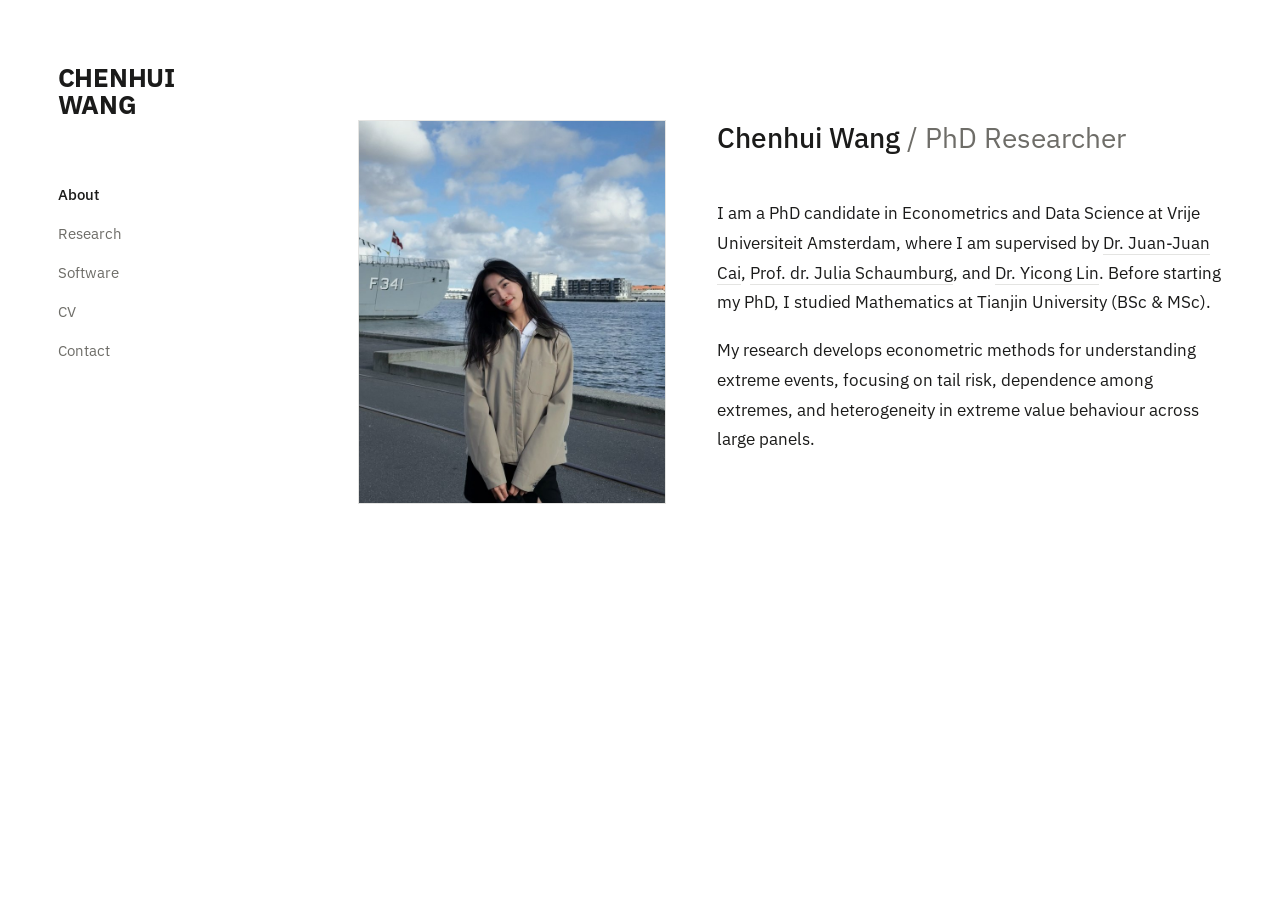
<file: index.html>
<!DOCTYPE html>
<html lang="en">
<head>
<meta charset="UTF-8">
<meta name="viewport" content="width=device-width, initial-scale=1">
<title>Chenhui Wang</title>
<meta name="description" content="Chenhui Wang — PhD candidate in Econometrics and Data Science, Vrije Universiteit Amsterdam.">
<link rel="stylesheet" href="style.css">
</head>
<body>
<div class="sidebar">
  <div>
    <div class="logo"><a href="index.html"><span>Chenhui</span><span>Wang</span></a></div>
    <nav class="primary">
      <a href="index.html" class="active">About</a>
      <a href="research.html">Research</a>
      <a href="software.html">Software</a>
      <a href="cv.html">CV</a>
      <a href="contact.html">Contact</a>
    </nav>
  </div>
  </div>
<div class="content">
  <div class="pad about-pad">
    <section class="about-grid">
      <img class="about-photo" src="photo.jpg" alt="Chenhui Wang">
      <div class="about-text">
        <h1 class="about-title">Chenhui Wang <span class="role">/ PhD Researcher</span></h1>
        <p>I am a PhD candidate in Econometrics and Data Science at Vrije Universiteit Amsterdam, where I am supervised by
    <a href="https://juanjuancai.com/" class="underline-link">Dr. Juan-Juan Cai</a>,
          <a href="https://juliaschaumburg.com/" class="underline-link">Prof. dr. Julia Schaumburg</a>, and
    <a href="https://yiconglin.com/" class="underline-link">Dr. Yicong Lin</a>. Before starting my PhD, I studied Mathematics at Tianjin University (BSc &amp; MSc).</p>
        <p>My research develops econometric methods for understanding extreme events, focusing on tail risk, dependence among extremes, and heterogeneity in extreme value behaviour across large panels.</p>
      </div>
    </section>
  </div>
</div>
</body>
</html>
</file>
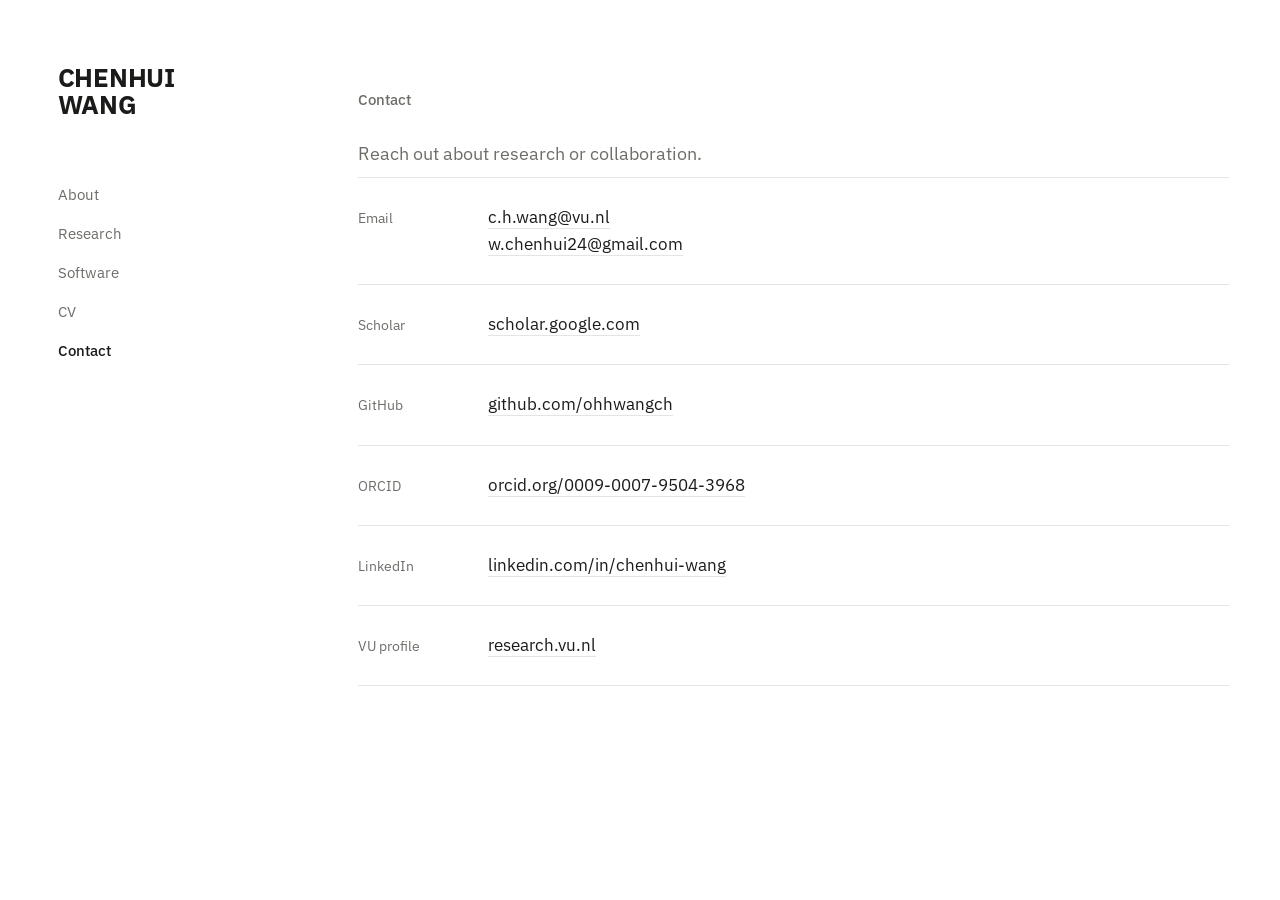
<file: contact.html>
<!DOCTYPE html>
<html lang="en">
<head>
<meta charset="UTF-8">
<meta name="viewport" content="width=device-width, initial-scale=1">
<title>Contact — Chenhui Wang</title>
<meta name="description" content="Contact Chenhui Wang.">
<link rel="stylesheet" href="style.css">
</head>
<body>
<div class="sidebar">
  <div>
    <div class="logo"><a href="index.html"><span>Chenhui</span><span>Wang</span></a></div>
    <nav class="primary">
      <a href="index.html">About</a>
      <a href="research.html">Research</a>
      <a href="software.html">Software</a>
      <a href="cv.html">CV</a>
      <a href="contact.html" class="active">Contact</a>
    </nav>
  </div>
  </div>
<div class="content">
  <div class="pad">
    <section>
      <h2>Contact</h2>
      <p class="lede">Reach out about research or collaboration.</p>
    </section>
    <div class="entry-list contact-list">
      <div class="entry"><div class="year">Email</div><div class="body"><a href="mailto:c.h.wang@vu.nl" class="underline-link">c.h.wang@vu.nl</a><br><a href="mailto:w.chenhui24@gmail.com" class="underline-link">w.chenhui24@gmail.com</a></div></div>
      <div class="entry"><div class="year">Scholar</div><div class="body"><a href="https://scholar.google.com/citations?hl=en&user=By0OCFIAAAAJ" class="underline-link">scholar.google.com</a></div></div>
      <div class="entry"><div class="year">GitHub</div><div class="body"><a href="https://github.com/ohhwangch" class="underline-link">github.com/ohhwangch</a></div></div>
      <div class="entry"><div class="year">ORCID</div><div class="body"><a href="https://orcid.org/0009-0007-9504-3968" class="underline-link">orcid.org/0009-0007-9504-3968</a></div></div>
      <div class="entry"><div class="year">LinkedIn</div><div class="body"><a href="https://nl.linkedin.com/in/chenhui-wang-8430b82a0" class="underline-link">linkedin.com/in/chenhui-wang</a></div></div>
      <div class="entry"><div class="year">VU profile</div><div class="body"><a href="https://research.vu.nl/en/persons/chenhui-wang/" class="underline-link">research.vu.nl</a></div></div>
    </div>
  </div>
</div>
</body>
</html>
</file>
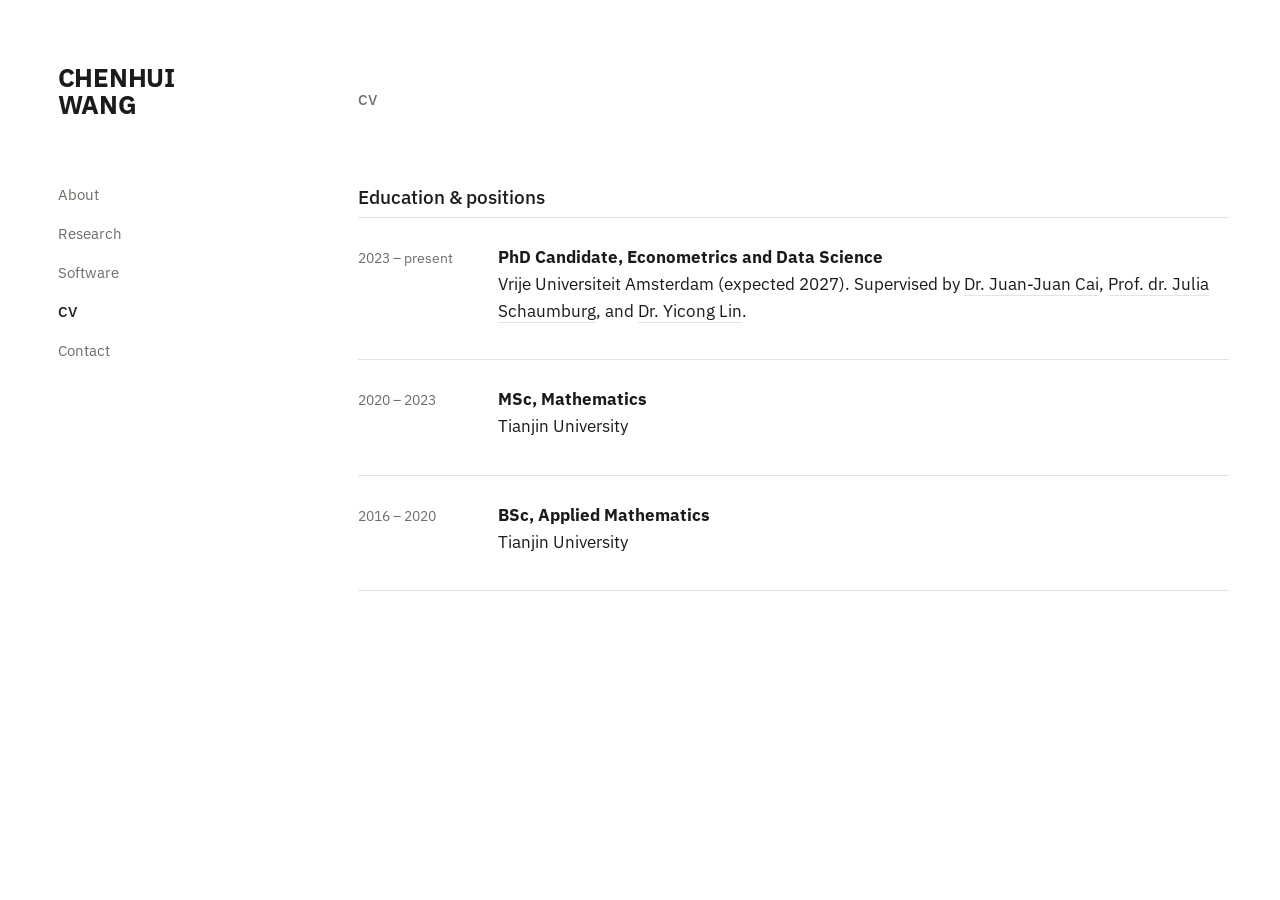
<file: cv.html>
<!DOCTYPE html>
<html lang="en">
<head>
<meta charset="UTF-8">
<meta name="viewport" content="width=device-width, initial-scale=1">
<title>CV — Chenhui Wang</title>
<meta name="description" content="CV of Chenhui Wang — PhD candidate in Econometrics and Data Science, VU Amsterdam.">
<link rel="stylesheet" href="style.css">
</head>
<body>
<div class="sidebar">
  <div>
    <div class="logo"><a href="index.html"><span>Chenhui</span><span>Wang</span></a></div>
    <nav class="primary">
      <a href="index.html">About</a>
      <a href="research.html">Research</a>
      <a href="software.html">Software</a>
      <a href="cv.html" class="active">CV</a>
      <a href="contact.html">Contact</a>
    </nav>
  </div>
  </div>
<div class="content">
  <div class="pad">
    <section>
      <h2>CV</h2>
    </section>
    <section>
      <h3>Education &amp; positions</h3>
      <div class="entry-list cv-list">
        <div class="entry">
          <div class="year">2023 – present</div>
          <div class="body">
            <p><strong>PhD Candidate, Econometrics and Data Science</strong><br>Vrije Universiteit Amsterdam (expected 2027). Supervised by <a href="https://juanjuancai.com/" class="underline-link">Dr. Juan-Juan Cai</a>,
          <a href="https://juliaschaumburg.com/" class="underline-link">Prof. dr. Julia Schaumburg</a>, and
    <a href="https://yiconglin.com/" class="underline-link">Dr. Yicong Lin</a>.</p>
          </div>
        </div>
        <div class="entry">
          <div class="year">2020 – 2023</div>
          <div class="body">
            <p><strong>MSc, Mathematics</strong><br>Tianjin University</p>
          </div>
        </div>
        <div class="entry">
          <div class="year">2016 – 2020</div>
          <div class="body">
            <p><strong>BSc, Applied Mathematics</strong><br>Tianjin University</p>
          </div>
        </div>
      </div>
    </section>
  </div>
</div>
</body>
</html>
</file>
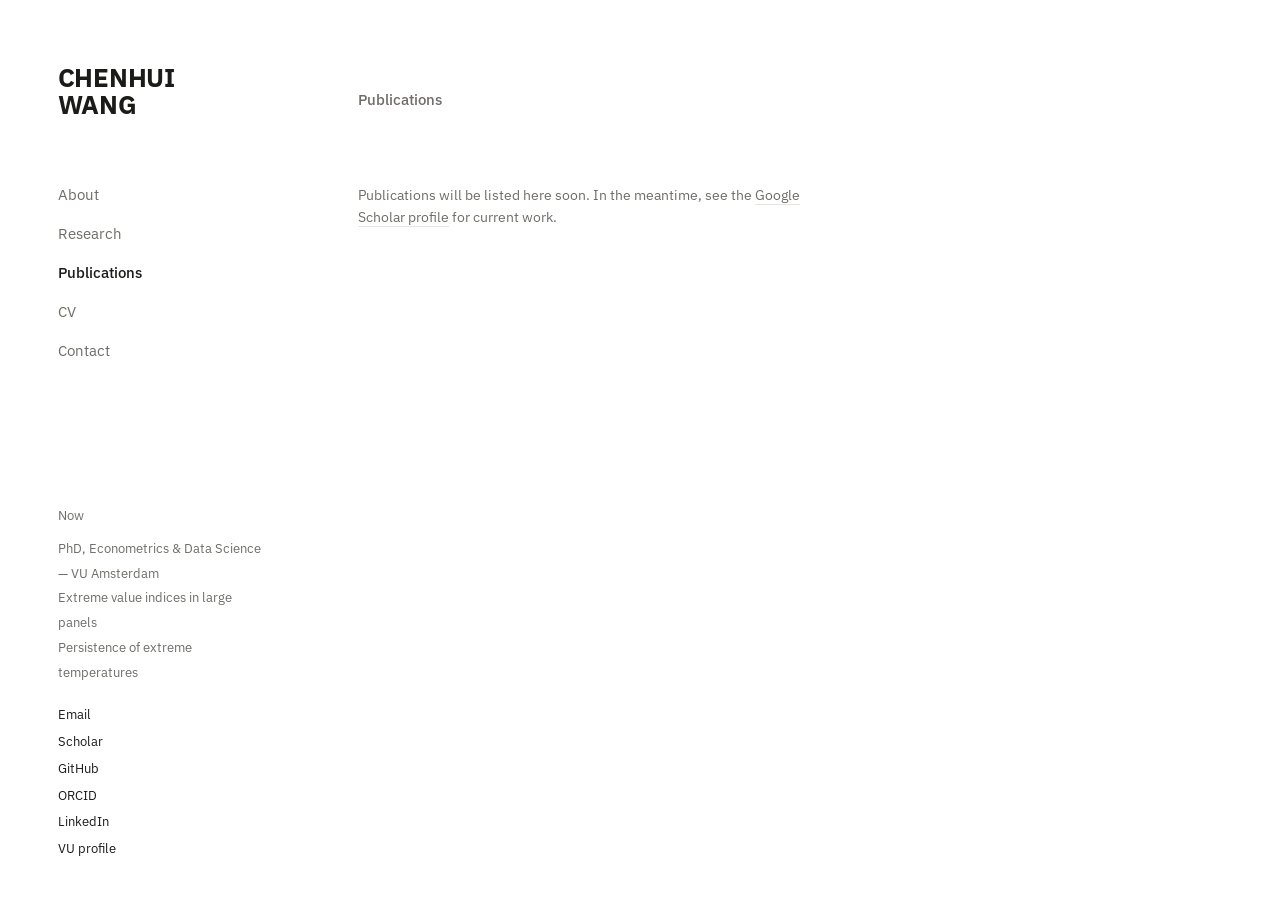
<file: publications.html>
<!DOCTYPE html>
<html lang="en">
<head>
<meta charset="UTF-8">
<meta name="viewport" content="width=device-width, initial-scale=1">
<title>Publications — Chenhui Wang</title>
<meta name="description" content="Publications by Chenhui Wang.">
<link rel="stylesheet" href="style.css">
</head>
<body>
<div class="sidebar">
  <div>
    <div class="logo"><a href="index.html"><span>Chenhui</span><span>Wang</span></a></div>
    <nav class="primary">
      <a href="index.html">About</a>
      <a href="research.html">Research</a>
      <a href="publications.html" class="active">Publications</a>
      <a href="cv.html">CV</a>
      <a href="contact.html">Contact</a>
    </nav>
  </div>
  <div class="sidebar-foot">
    <div class="label">Now</div>
    <ul>
      <li>PhD, Econometrics &amp; Data Science — VU Amsterdam</li>
      <li>Extreme value indices in large panels</li>
      <li>Persistence of extreme temperatures</li>
    </ul>
    <div class="contact-links">
      <a href="mailto:c.h.wang@vu.nl">Email</a>
      <a href="https://scholar.google.com/citations?hl=en&user=By0OCFIAAAAJ">Scholar</a>
      <a href="https://github.com/ohhwangch">GitHub</a>
      <a href="https://orcid.org/0009-0007-9504-3968">ORCID</a>
      <a href="https://nl.linkedin.com/in/chenhui-wang-8430b82a0">LinkedIn</a>
      <a href="https://research.vu.nl/en/persons/chenhui-wang/">VU profile</a>
    </div>
  </div>
</div>
<div class="content">
  <div class="pad">
    <section>
      <h2>Publications</h2>
    </section>
    <section>
      <p class="meta">Publications will be listed here soon. In the meantime, see the <a href="https://scholar.google.com/citations?hl=en&user=By0OCFIAAAAJ" class="underline-link">Google Scholar profile</a> for current work.</p>
    </section>
  </div>
</div>
</body>
</html>
</file>
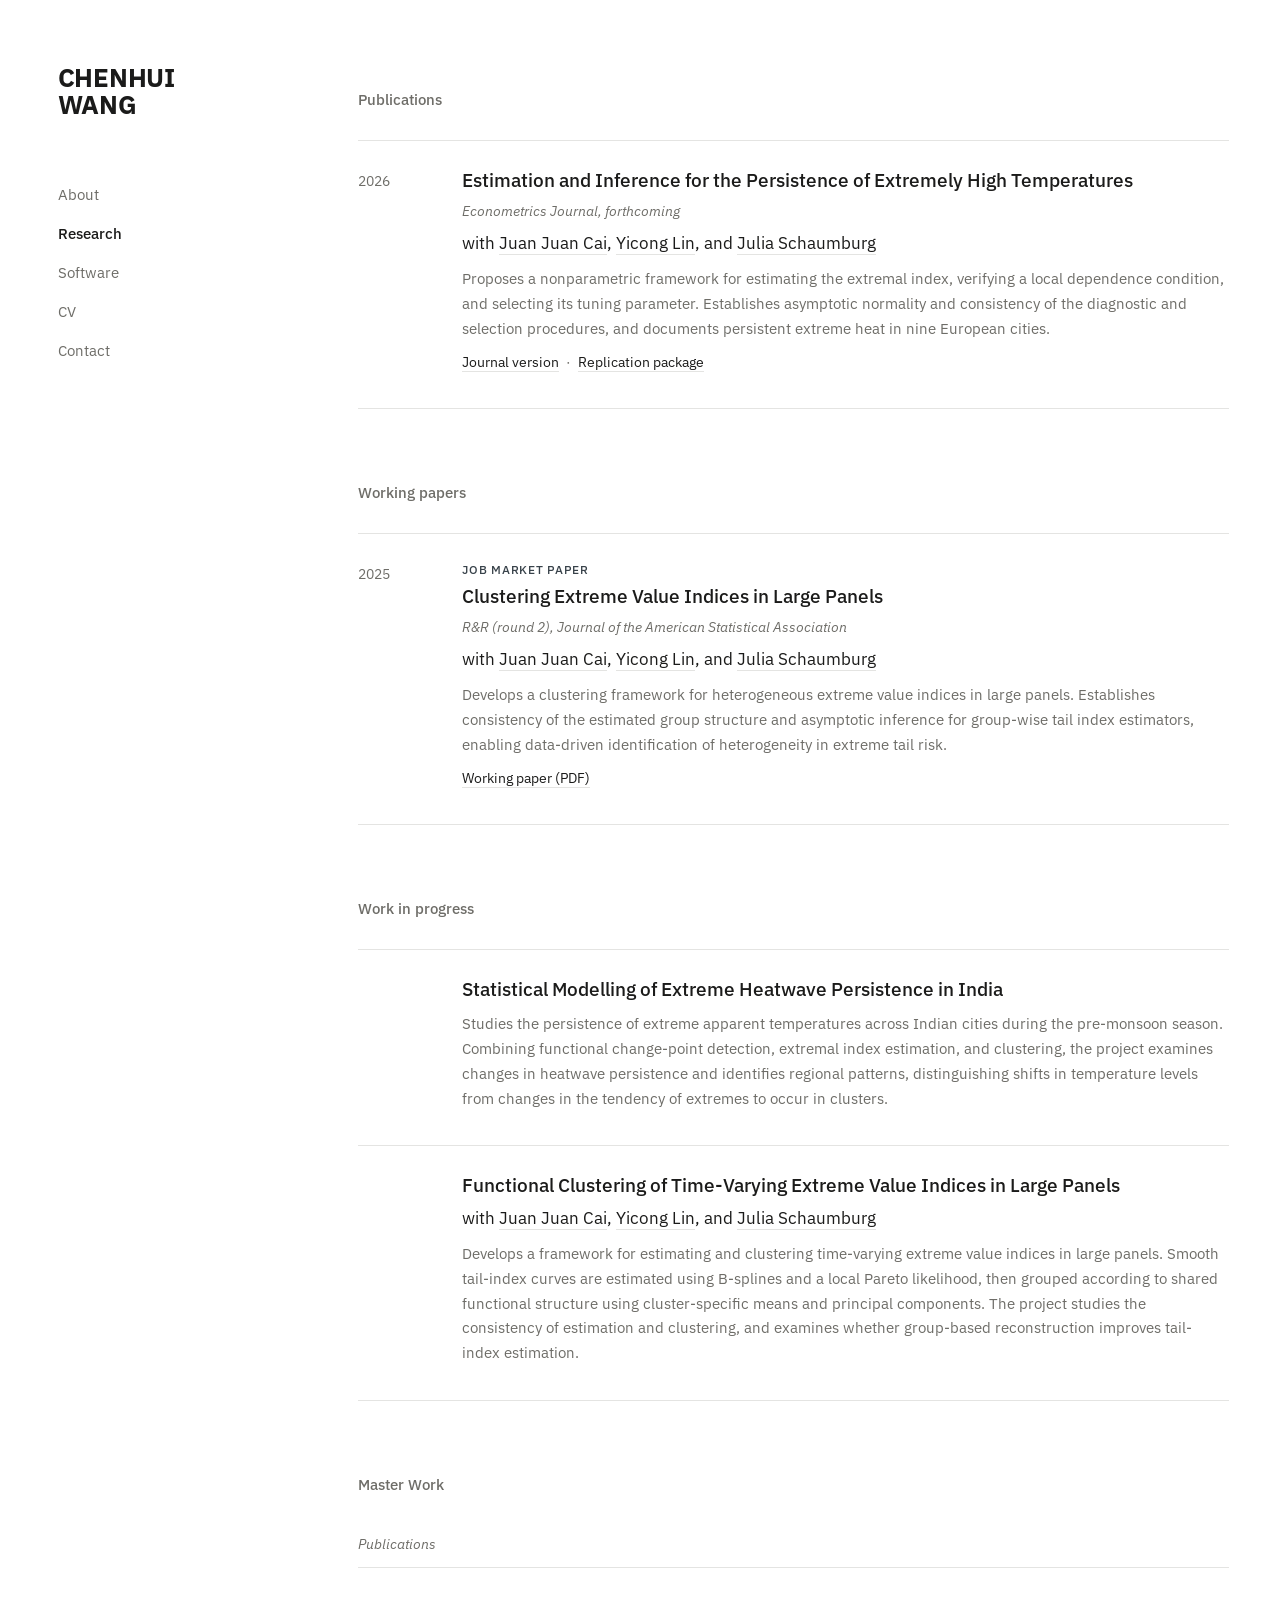
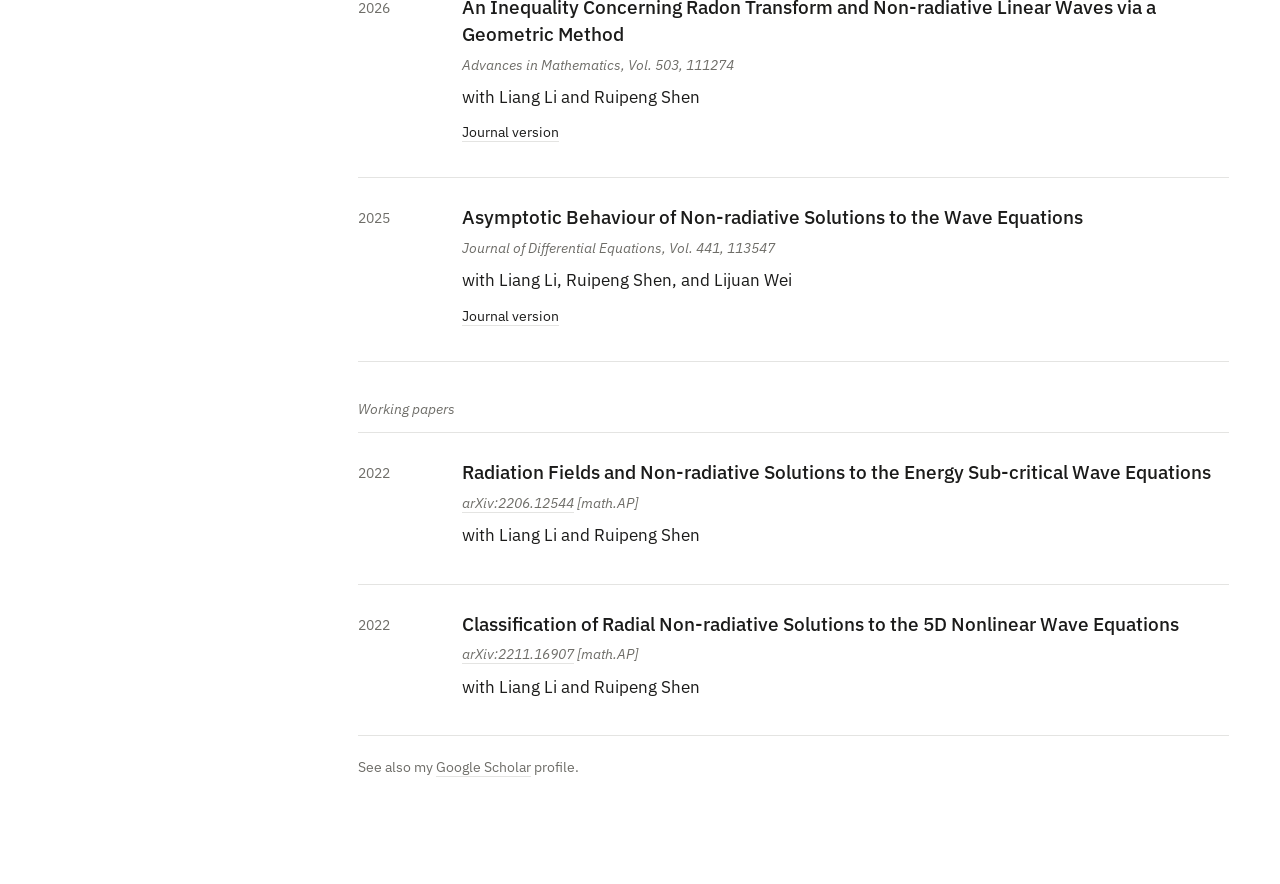
<file: research.html>
<!DOCTYPE html>
<html lang="en">
<head>
<meta charset="UTF-8">
<meta name="viewport" content="width=device-width, initial-scale=1">
<title>Research — Chenhui Wang</title>
<meta name="description" content="Research by Chenhui Wang on extreme value theory, tail risk, and heterogeneity in extremes.">
<link rel="stylesheet" href="style.css">
</head>
<body>
<div class="sidebar">
  <div>
    <div class="logo"><a href="index.html"><span>Chenhui</span><span>Wang</span></a></div>
    <nav class="primary">
      <a href="index.html">About</a>
      <a href="research.html" class="active">Research</a>
      <a href="software.html">Software</a>
      <a href="cv.html">CV</a>
      <a href="contact.html">Contact</a>
    </nav>
  </div>
  </div>
<div class="content">
  <div class="pad">

    <section>
      <h2>Publications</h2>
      <div class="entry-list">
        <div class="entry">
          <div class="year">2026</div>
          <div class="body">
            <h3>Estimation and Inference for the Persistence of Extremely High Temperatures</h3>
            <p class="venue">Econometrics Journal, forthcoming</p>
            <p>with <a href="https://juanjuancai.com/" class="underline-link">Juan Juan Cai</a>, <a href="https://yiconglin.com/" class="underline-link">Yicong Lin</a>, and <a href="https://juliaschaumburg.com/" class="underline-link">Julia Schaumburg</a></p>
            <p class="summary">Proposes a nonparametric framework for estimating the extremal index, verifying a local dependence condition, and selecting its tuning parameter. Establishes asymptotic normality and consistency of the diagnostic and selection procedures, and documents persistent extreme heat in nine European cities.</p>
            <p class="links"><a href="https://doi.org/10.1093/ectj/utag022" class="underline-link">Journal version</a> <span class="sep">·</span> <a href="https://zenodo.org/records/21029056" class="underline-link">Replication package</a></p>
          </div>
        </div>
      </div>

    </section>

    <section>
      <h2>Working papers</h2>
      <div class="entry-list">
        <div class="entry">
          <div class="year">2025</div>
          <div class="body">
            <p class="tag">Job market paper</p>
            <h3>Clustering Extreme Value Indices in Large Panels</h3>
            <p class="venue">R&amp;R (round 2), Journal of the American Statistical Association</p>
            <p>with <a href="https://juanjuancai.com/" class="underline-link">Juan Juan Cai</a>, <a href="https://yiconglin.com/" class="underline-link">Yicong Lin</a>, and <a href="https://juliaschaumburg.com/" class="underline-link">Julia Schaumburg</a></p>
            <p class="summary">Develops a clustering framework for heterogeneous extreme value indices in large panels. Establishes consistency of the estimated group structure and asymptotic inference for group-wise tail index estimators, enabling data-driven identification of heterogeneity in extreme tail risk.</p>
            <p class="links"><a href="https://papers.tinbergen.nl/25029.pdf" class="underline-link" title="Tinbergen Institute Discussion Paper TI 25-029/III">Working paper (PDF)</a></p>
          </div>
        </div>
      </div>

    </section>

    <section>
      <h2>Work in progress</h2>
      <div class="entry-list">
        <div class="entry">
          <div class="year"></div>
          <div class="body">
            <h3>Statistical Modelling of Extreme Heatwave Persistence in India</h3>
            <p class="summary">Studies the persistence of extreme apparent temperatures across Indian cities during the pre-monsoon season. Combining functional change-point detection, extremal index estimation, and clustering, the project examines changes in heatwave persistence and identifies regional patterns, distinguishing shifts in temperature levels from changes in the tendency of extremes to occur in clusters.</p>
          </div>
        </div>
        <div class="entry">
          <div class="year"></div>
          <div class="body">
            <h3>Functional Clustering of Time-Varying Extreme Value Indices in Large Panels</h3>
            <p>with <a href="https://juanjuancai.com/" class="underline-link">Juan Juan Cai</a>, <a href="https://yiconglin.com/" class="underline-link">Yicong Lin</a>, and <a href="https://juliaschaumburg.com/" class="underline-link">Julia Schaumburg</a></p>
            <p class="summary">Develops a framework for estimating and clustering time-varying extreme value indices in large panels. Smooth tail-index curves are estimated using B-splines and a local Pareto likelihood, then grouped according to shared functional structure using cluster-specific means and principal components. The project studies the consistency of estimation and clustering, and examines whether group-based reconstruction improves tail-index estimation.</p>
          </div>
        </div>
      </div>
    </section>

    <section>
      <h2>Master Work</h2>
      <p class="group-label">Publications</p>
      <div class="entry-list">
        <div class="entry">
          <div class="year">2026</div>
          <div class="body">
            <h3>An Inequality Concerning Radon Transform and Non-radiative Linear Waves via a Geometric Method</h3>
            <p class="venue">Advances in Mathematics, Vol. 503, 111274</p>
            <p>with Liang Li and Ruipeng Shen</p>
            <p class="links"><a href="https://www.sciencedirect.com/science/article/abs/pii/S0001870826004950" class="underline-link">Journal version</a></p>
          </div>
        </div>
        <div class="entry">
          <div class="year">2025</div>
          <div class="body">
            <h3>Asymptotic Behaviour of Non-radiative Solutions to the Wave Equations</h3>
            <p class="venue">Journal of Differential Equations, Vol. 441, 113547</p>
            <p>with Liang Li, Ruipeng Shen, and Lijuan Wei</p>
            <p class="links"><a href="https://www.sciencedirect.com/science/article/abs/pii/S0022039625005741" class="underline-link">Journal version</a></p>
          </div>
        </div>
      </div>

      <p class="group-label">Working papers</p>
      <div class="entry-list">
        <div class="entry">
          <div class="year">2022</div>
          <div class="body">
            <h3>Radiation Fields and Non-radiative Solutions to the Energy Sub-critical Wave Equations</h3>
            <p class="venue"><a href="https://arxiv.org/abs/2206.12544" class="underline-link">arXiv:2206.12544</a> [math.AP]</p>
            <p>with Liang Li and Ruipeng Shen</p>
          </div>
        </div>
        <div class="entry">
          <div class="year">2022</div>
          <div class="body">
            <h3>Classification of Radial Non-radiative Solutions to the 5D Nonlinear Wave Equations</h3>
            <p class="venue"><a href="https://arxiv.org/abs/2211.16907" class="underline-link">arXiv:2211.16907</a> [math.AP]</p>
            <p>with Liang Li and Ruipeng Shen</p>
          </div>
        </div>
      </div>
    </section>

      <p class="meta" style="margin-top:20px;">See also my <a href="https://scholar.google.com/citations?hl=en&amp;user=By0OCFIAAAAJ" class="underline-link">Google Scholar</a> profile.</p>

  </div>
</div>
</body>
</html>
</file>
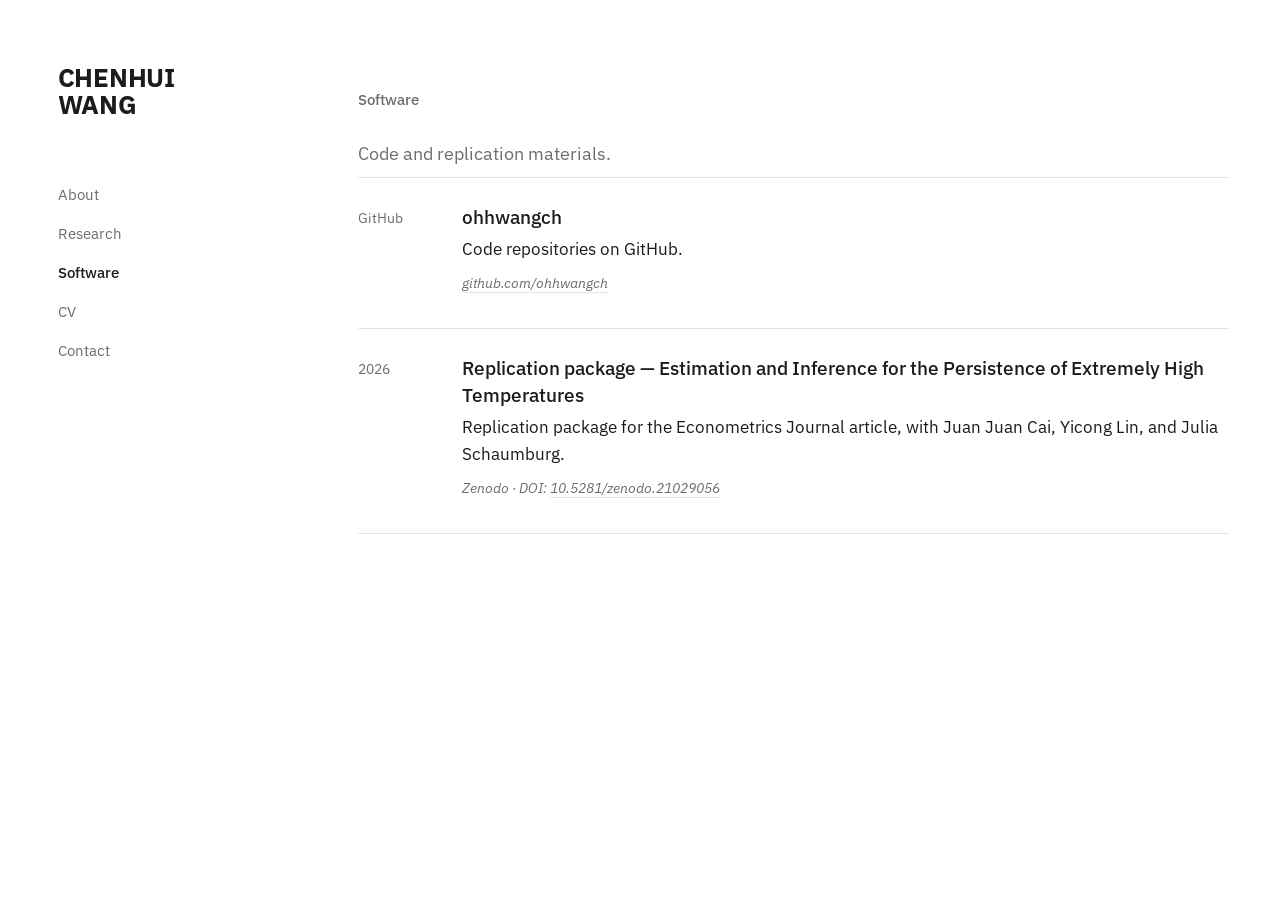
<file: software.html>
<!DOCTYPE html>
<html lang="en">
<head>
<meta charset="UTF-8">
<meta name="viewport" content="width=device-width, initial-scale=1">
<title>Software — Chenhui Wang</title>
<meta name="description" content="Software and replication packages by Chenhui Wang.">
<link rel="stylesheet" href="style.css">
</head>
<body>
<div class="sidebar">
  <div>
    <div class="logo"><a href="index.html"><span>Chenhui</span><span>Wang</span></a></div>
    <nav class="primary">
      <a href="index.html">About</a>
      <a href="research.html">Research</a>
      <a href="software.html" class="active">Software</a>
      <a href="cv.html">CV</a>
      <a href="contact.html">Contact</a>
    </nav>
  </div>
  </div>
<div class="content">
  <div class="pad">
    <section>
      <h2>Software</h2>
      <p class="lede">Code and replication materials.</p>
    </section>
    <div class="entry-list">
      <div class="entry">
        <div class="year">GitHub</div>
        <div class="body">
          <h3>ohhwangch</h3>
          <p>Code repositories on GitHub.</p>
          <p class="venue"><a href="https://github.com/ohhwangch" class="underline-link">github.com/ohhwangch</a></p>
        </div>
      </div>
      <div class="entry">
        <div class="year">2026</div>
        <div class="body">
          <h3>Replication package — Estimation and Inference for the Persistence of Extremely High Temperatures</h3>
          <p>Replication package for the Econometrics Journal article, with Juan Juan Cai, Yicong Lin, and Julia Schaumburg.</p>
          <p class="venue">Zenodo · DOI: <a href="https://zenodo.org/records/21029056" class="underline-link">10.5281/zenodo.21029056</a></p>
        </div>
      </div>
    </div>
  </div>
</div>
</body>
</html>
</file>
<file: style.css>
@import url('https://fonts.googleapis.com/css2?family=IBM+Plex+Sans:wght@400;500;700&display=swap');

:root {
  --bg: #ffffff;
  --ink: #1b1b1a;
  --ink-soft: #6e6d68;
  --line: #e4e4e2;
  --accent: #38424a;
  --hero-bg: #14120f;
  --hero-line: #f2ece0;
  --sidebar-w: clamp(240px, 24vw, 340px);   /* narrows smoothly on smaller laptops */
  --content-max: 1120px;                       /* content grows with the window up to this width */
}

* { box-sizing: border-box; }

html { scroll-behavior: smooth; }

body {
  margin: 0;
  background: var(--bg);
  color: var(--ink);
  font-family: 'IBM Plex Sans', -apple-system, BlinkMacSystemFont, 'Segoe UI', sans-serif;
  font-weight: 400;
  font-size: 17px;
  line-height: 1.6;
  -webkit-font-smoothing: antialiased;
}

a { color: inherit; text-decoration: none; }

a.underline-link {
  border-bottom: 1px solid var(--line);
  transition: border-color 0.15s ease, color 0.15s ease;
}
a.underline-link:hover { border-color: var(--accent); color: var(--accent); }

a:focus-visible, button:focus-visible {
  outline: 2px solid var(--accent);
  outline-offset: 3px;
}

/* ---------- Sidebar ---------- */

.sidebar {
  position: fixed;
  top: 0; left: 0; bottom: 0;
  width: var(--sidebar-w);
  padding: 64px clamp(24px, 3vw, 40px) 40px clamp(32px, 4.5vw, 64px);
  background: var(--bg);
  display: flex;
  flex-direction: column;
  justify-content: space-between;
  overflow-y: auto;
  z-index: 10;
}

.logo {
  font-weight: 700;
  font-size: 26px;
  line-height: 1.05;
  letter-spacing: -0.01em;
  text-transform: uppercase;
}
.logo a { display: block; }
.logo span { display: block; }

nav.primary {
  margin-top: 64px;
  display: flex;
  flex-direction: column;
  gap: 15px;
  font-size: 15px;
  color: var(--ink-soft);
}
nav.primary a.active { color: var(--ink); font-weight: 500; }
nav.primary a:hover { color: var(--accent); }

.sidebar-foot { margin-top: 48px; }
.sidebar-foot .label {
  font-size: 13px;
  color: var(--ink-soft);
  margin-bottom: 10px;
}
.sidebar-foot ul {
  list-style: none;
  margin: 0; padding: 0;
  font-size: 13px;
  color: var(--ink-soft);
  line-height: 1.9;
}
.sidebar-foot .contact-links {
  margin-top: 20px;
  display: flex;
  flex-direction: column;
  gap: 6px;
  font-size: 13px;
}
.sidebar-foot .contact-links a:hover { color: var(--accent); }

/* ---------- Content ---------- */

.content {
  margin-left: var(--sidebar-w);
  min-height: 100vh;
}

.pad {
  max-width: var(--content-max);
  padding: 88px clamp(32px, 4vw, 56px);
}

.hero {
  position: relative;
  width: 100%;
  height: 100vh;
  background: var(--hero-bg);
  overflow: hidden;
}
.hero svg { display: block; width: 100%; height: 100%; }
.hero-scrim {
  position: absolute;
  left: 0; right: 0; bottom: 0;
  height: 160px;
  background: linear-gradient(to top, rgba(20,18,15,0.92), rgba(20,18,15,0));
  pointer-events: none;
}
.hero-caption {
  position: absolute;
  left: 40px;
  bottom: 32px;
  color: var(--hero-line);
  opacity: 0.85;
  font-size: 13px;
  max-width: 40ch;
  z-index: 2;
}

section + section { margin-top: 72px; }

h1 {
  font-size: clamp(28px, 4vw, 38px);
  font-weight: 400;
  line-height: 1.25;
  margin: 0 0 18px;
  max-width: 17ch;
}

.about-pad { padding-top: 120px; }
.about-title {
  font-size: clamp(24px, 3vw, 28px);
  font-weight: 500;
  max-width: none;
  margin-bottom: 44px;
}
.about-title .role {
  font-weight: 400;
  color: var(--ink-soft);
}
.about-grid {
  display: grid;
  grid-template-columns: clamp(200px, 24vw, 320px) 1fr;
  gap: clamp(32px, 4vw, 56px);
  align-items: start;
}
.about-photo {
  width: 100%;
  aspect-ratio: 4 / 5;
  background: #f1f0ea;
  border: 1px solid var(--line);
}
.about-text p { line-height: 1.75; max-width: 72ch; }

@media (max-width: 640px) {
  .about-grid { grid-template-columns: 1fr; }
  .about-photo { max-width: 220px; }
}

h2 {
  font-size: 15px;
  font-weight: 500;
  color: var(--ink-soft);
  margin: 0 0 28px;
}

h3 {
  font-size: 19px;
  font-weight: 500;
  margin: 0 0 6px;
  line-height: 1.4;
}

p { margin: 0 0 18px; max-width: 60ch; }

.lede {
  font-size: 18px;
  color: var(--ink-soft);
  max-width: 46ch;
  margin-bottom: 8px;
}

.meta { font-size: 14px; color: var(--ink-soft); }

/* Entry lists */

.entry-list { border-top: 1px solid var(--line); }

.entry {
  padding: 26px 0;
  border-bottom: 1px solid var(--line);
  display: grid;
  grid-template-columns: 84px 1fr;
  gap: 20px;
}
.entry .year { font-size: 14px; color: var(--ink-soft); padding-top: 3px; }
.entry .body p { margin-bottom: 8px; max-width: none; }
.entry .venue { font-size: 14px; color: var(--ink-soft); font-style: italic; }

.entry .body p.summary { font-size: 15px; line-height: 1.65; color: var(--ink-soft); margin-top: 10px; }
.entry .body p.links { font-size: 14px; margin-top: 10px; }
.entry .links .sep { color: var(--ink-soft); margin: 0 4px; }
.entry .links a { white-space: nowrap; }
.entry .body p.tag {
  font-size: 12px;
  font-weight: 500;
  letter-spacing: 0.06em;
  text-transform: uppercase;
  color: var(--accent);
  margin-bottom: 4px;
}

.group-label {
  font-size: 14px;
  font-style: italic;
  color: var(--ink-soft);
  margin: 36px 0 12px;
}

.contact-list .entry { grid-template-columns: 110px 1fr; }
.cv-list .entry { grid-template-columns: 120px 1fr; }

.keywords { color: var(--ink-soft); max-width: 60ch; }

/* ---------- Responsive ---------- */

@media (max-width: 900px) {
  .sidebar {
    position: static;
    width: 100%;
    height: auto;
    border-right: none;
    border-bottom: 1px solid var(--line);
    padding: 32px 24px;
  }
  nav.primary {
    margin-top: 28px;
    flex-direction: row;
    flex-wrap: wrap;
    gap: 10px 20px;
  }
  .sidebar-foot { margin-top: 32px; }
  .content { margin-left: 0; }
  .pad { padding: 48px 24px; max-width: 100%; }
  .hero { height: 62vh; }
  .entry { grid-template-columns: 1fr; gap: 6px; }
  .contact-list .entry { grid-template-columns: 1fr; }
  .cv-list .entry { grid-template-columns: 1fr; }
}
</file>
